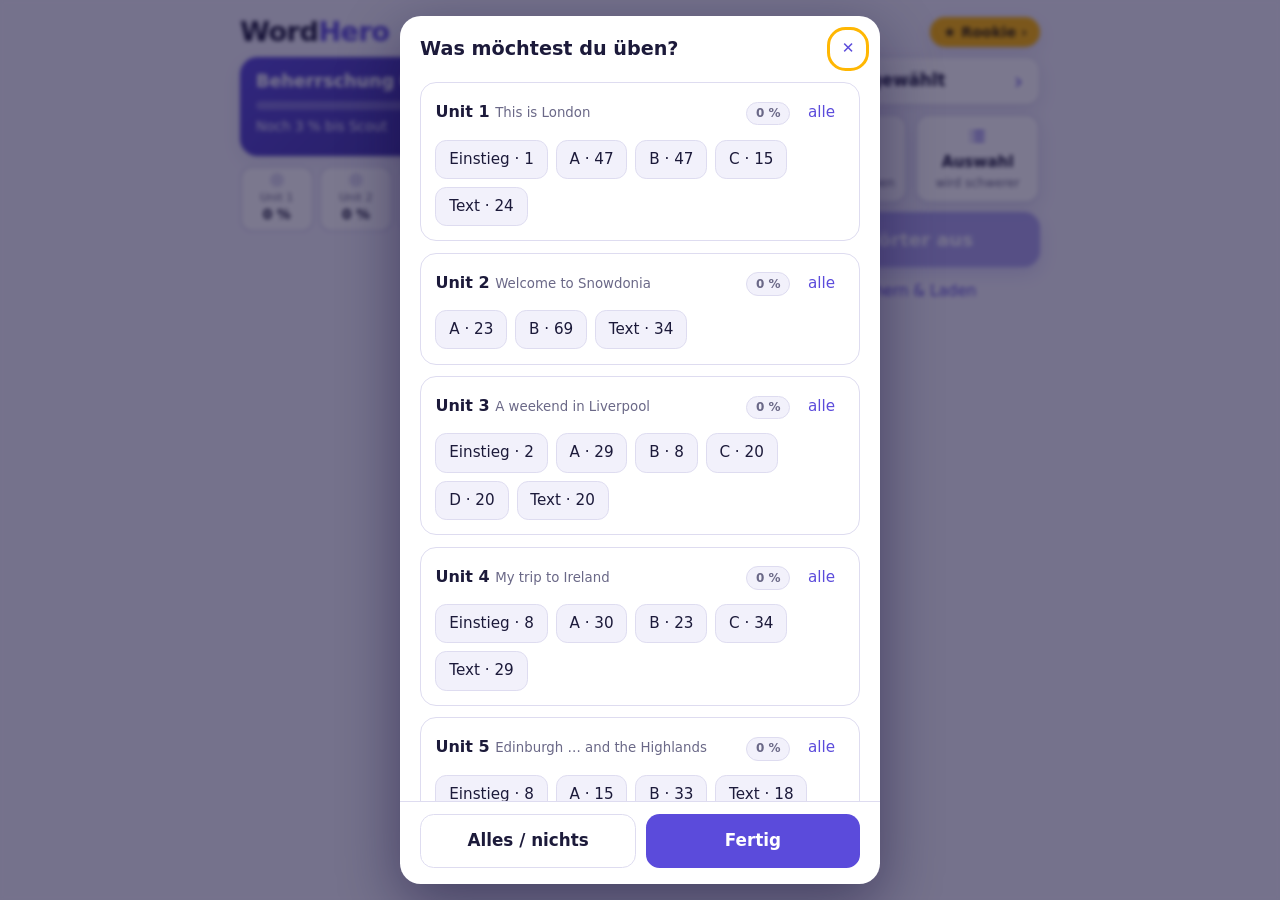
<file: index.html>
<!DOCTYPE html>
<html lang="de">
<head>
  <meta charset="utf-8">
  <meta name="viewport" content="width=device-width, initial-scale=1, viewport-fit=cover">
  <meta name="theme-color" content="#5b4bdb">
  <title>WordHero</title>
  <link rel="stylesheet" href="style.css?v=12">
</head>
<body>
  <main>

    <!-- ===== 1. Startbildschirm: ein großer Knopf, alles andere dahinter ===== -->
    <section id="start">
      <header class="kopf">
        <h1>Word<span>Hero</span></h1>
        <button id="rang" class="rang" type="button" aria-haspopup="dialog" aria-label="Alle Ränge anzeigen">★ Rookie</button>
      </header>

      <div class="spalten">
        <div class="spalte">
        <!-- Dein Rang: wächst mit deiner Beherrschung in Prozent und geht nie zurück -->
        <div class="heldkarte">
          <p id="rangText"></p>
          <div class="mini-balken"><div id="rangBalken"></div></div>
          <p id="rangZusatz"></p>
        </div>

        <!-- Eine Medaille pro Unit (Bronze, Silber, Gold). Einmal erreicht, bleibt sie. -->
        <div id="medaillen" class="medaillen" aria-label="Medaillen pro Unit"></div>

        <!-- Dein Stand in der Auswahl: wie viele Wörter liegen in welchem Fach? -->
        <div id="stand" hidden>
          <p id="zusammenfassung"></p>
          <div id="uebersicht"></div>
        </div>

        </div>
        <div class="spalte">
        <!-- Was übe ich? Antippen öffnet die Auswahl der Units -->
        <button id="auswahlOeffnen" class="auswahlzeile" type="button" aria-haspopup="dialog">
          <span class="auswahl-label">Was üben?</span>
          <span id="auswahlText" class="auswahl-text"></span>
          <span class="pfeil" aria-hidden="true">›</span>
        </button>

        <!-- Übungsart: drei große Kacheln (app.js trägt die Wahl in das versteckte Feld #uebung ein) -->
        <div id="kacheln" class="kacheln" role="group" aria-label="Übungsart">
          <button type="button" class="kachel" data-uebung="karten" aria-pressed="false">
            <svg viewBox="0 0 24 24" aria-hidden="true"><rect x="3" y="5" width="18" height="14" rx="3"/><path d="M7 10h10M7 14h6"/></svg>
            <b>Karten</b><small>umdrehen</small>
          </button>
          <button type="button" class="kachel" data-uebung="tippen" aria-pressed="false">
            <svg viewBox="0 0 24 24" aria-hidden="true"><rect x="3" y="7" width="18" height="10" rx="3"/><path d="M7 12h.01M11 12h.01M15 12h.01M8 15h8"/></svg>
            <b>Tippen</b><small>selber schreiben</small>
          </button>
          <button type="button" class="kachel" data-uebung="mc" aria-pressed="false">
            <svg viewBox="0 0 24 24" aria-hidden="true"><path d="M5 7h.01M5 12h.01M5 17h.01M9 7h10M9 12h10M9 17h10"/></svg>
            <b>Auswahl</b><small>wird schwerer</small>
          </button>
        </div>
        <select id="uebung" hidden aria-hidden="true" tabindex="-1">
          <option value="karten">Karteikarten</option>
          <option value="tippen">Eintippen</option>
          <option value="mc">Multiple Choice</option>
        </select>

        <button id="los" class="gross" type="button" disabled>Los geht's</button>

        <p id="speicherHinweis" hidden>Hinweis: Dieser Browser erlaubt kein Speichern. Die App funktioniert, merkt sich aber nichts.</p>

        <nav class="fuss">
          <button id="einstellungenOeffnen" class="text-knopf" type="button" aria-haspopup="dialog">Einstellungen</button>
          <button id="sicherungOeffnen" class="text-knopf" type="button" aria-haspopup="dialog">Sichern &amp; Laden</button>
        </nav>
        </div>
      </div>
    </section>

    <!-- ===== 2. Lernen: die Karteikarte ===== -->
    <section id="lernen" hidden>
      <div class="lernkopf">
        <button id="abbrechen" class="text-knopf" type="button" aria-label="Runde beenden">✕</button>
        <div id="fortschritt"><div id="balken"></div></div>
        <p id="info"></p>
      </div>

      <section class="karte" id="karte">
        <p id="herkunft"></p>
        <h2 id="englisch"></h2>
        <p id="lautschrift"></p>

        <div id="rueckseite" hidden>
          <p id="deutsch"></p>
          <ul id="beispiele"></ul>
          <p id="hinweis"></p>
        </div>
      </section>

      <!-- Nur bei "Multiple Choice": die vier Antworten baut app.js -->
      <div id="optionen" hidden></div>

      <!-- Die Knöpfe bleiben unten am Bildschirm, wo der Daumen liegt -->
      <div class="aktionen">
        <button id="umdrehen" type="button">Umdrehen</button>

        <div id="antworten" hidden>
          <button id="nein" type="button">Nicht gewusst</button>
          <button id="ja" type="button">Gewusst</button>
        </div>

        <!-- Nur bei der Übungsart "Eintippen": Eingabefeld. Enter = prüfen. -->
        <form id="tippen" hidden autocomplete="off">
          <input id="eingabe" type="text" autocapitalize="off" autocorrect="off" spellcheck="false"
                 aria-label="Deine Antwort">
          <button id="pruefen" type="submit">Prüfen</button>
          <button id="weissNicht" class="zweit" type="button">Weiß ich nicht</button>
        </form>

        <!-- Nach dem Prüfen: richtig oder falsch? -->
        <div id="rueckmeldung" hidden>
          <p id="urteil"></p>
          <button id="weiter" type="button">Weiter</button>
          <button id="doch" class="zweit" type="button" hidden>Ich hatte es richtig</button>
        </div>
      </div>
    </section>

    <!-- ===== 3. Ende einer Runde ===== -->
    <section id="ende" class="karte" hidden>
      <div id="ring" class="ring"><span id="ringText">0%</span></div>
      <h2 id="endeTitel">Geschafft!</h2>
      <p id="ergebnis"></p>
      <p id="rangMeldung" hidden></p>
      <p id="wiederholung" hidden>Das war eine Wiederholung. Sie ändert die Fächer nicht.</p>
      <ul id="fehlerliste"></ul>
      <button id="nochmal" type="button">Neue Runde</button>
      <button id="fehlerNochmal" class="zweit" type="button">Nur die Fehler wiederholen</button>
      <button id="zurAuswahl" class="zweit" type="button">Zum Start</button>
    </section>
  </main>

  <div id="konfetti" aria-hidden="true"></div>

  <!-- ===== Modals (eingebautes <dialog>-Element) ===== -->

  <dialog id="dlgAuswahl" aria-labelledby="dlgAuswahlTitel">
    <div class="dlg-kopf">
      <h2 id="dlgAuswahlTitel">Was möchtest du üben?</h2>
      <button class="text-knopf" type="button" data-schliessen aria-label="Schließen">✕</button>
    </div>
    <div class="dlg-inhalt">
      <!-- Die Unit-Blöcke baut app.js aus den Daten und hängt sie hier ein -->
      <div id="auswahl"></div>
    </div>
    <div class="dlg-fuss">
      <button id="alleUnits" class="zweit" type="button">Alles / nichts</button>
      <button type="button" data-schliessen>Fertig</button>
    </div>
  </dialog>

  <dialog id="dlgEinstellungen" aria-labelledby="dlgEinstellungenTitel">
    <div class="dlg-kopf">
      <h2 id="dlgEinstellungenTitel">Einstellungen</h2>
      <button class="text-knopf" type="button" data-schliessen aria-label="Schließen">✕</button>
    </div>
    <div class="dlg-inhalt">
      <label class="zeile">
        Richtung
        <select id="richtung">
          <option value="en-de">Englisch → Deutsch</option>
          <option value="de-en">Deutsch → Englisch</option>
        </select>
      </label>

      <label class="zeile">
        Was soll drankommen?
        <select id="modus">
          <option value="leitner">Fälliges und Neues</option>
          <option value="alles">Alles aus der Auswahl</option>
        </select>
      </label>

      <label class="zeile">
        Anzahl Karten
        <select id="anzahl">
          <option value="10">10</option>
          <option value="20">20</option>
          <option value="30">30</option>
          <option value="40">40</option>
          <option value="50">50</option>
          <option value="alle">alle</option>
        </select>
      </label>
    </div>
    <div class="dlg-fuss">
      <button type="button" data-schliessen>Fertig</button>
    </div>
  </dialog>

  <dialog id="dlgSicherung" aria-labelledby="dlgSicherungTitel">
    <div class="dlg-kopf">
      <h2 id="dlgSicherungTitel">Sichern &amp; Laden</h2>
      <button class="text-knopf" type="button" data-schliessen aria-label="Schließen">✕</button>
    </div>
    <div class="dlg-inhalt">
      <p class="blass">Handy und Laptop teilen ihren Lernstand nicht von selbst. Mit einer Sicherungsdatei bringst du ihn von einem Gerät aufs andere oder legst ein Backup an.</p>
      <div class="sicherung-knoepfe">
        <button id="sichern" class="zweit" type="button">Fortschritt sichern</button>
        <button id="laden" class="zweit" type="button">Sicherung laden</button>
      </div>
      <input id="ladeDatei" type="file" accept=".json,application/json" hidden>
      <p id="sicherungMeldung" role="status"></p>
      <hr>
      <details>
        <summary>Für Eltern: Geräte automatisch abgleichen</summary>
        <p class="blass">Einmal pro Gerät einrichten, danach läuft es von selbst: Trag auf jedem Gerät denselben GitHub-Token ein (github.com → Settings → Developer settings → Personal access tokens, nur Recht "gist" nötig). Der Lernstand wird dann automatisch beim Start und nach jeder Runde über einen privaten Gist abgeglichen – ohne Knopfdruck.</p>
        <label for="githubToken">GitHub-Token</label>
        <input id="githubToken" type="password" autocomplete="off" placeholder="ghp_…">
        <div class="sicherung-knoepfe">
          <button id="githubSync" class="zweit" type="button">Jetzt testen</button>
        </div>
        <p id="githubMeldung" role="status"></p>
      </details>
      <hr>
      <button id="zuruecksetzen" class="gefahr" type="button">Fortschritt zurücksetzen …</button>
    </div>
  </dialog>

  <dialog id="dlgRaenge" aria-labelledby="dlgRaengeTitel">
    <div class="dlg-kopf">
      <h2 id="dlgRaengeTitel">Alle Ränge</h2>
      <button class="text-knopf" type="button" data-schliessen aria-label="Schließen">✕</button>
    </div>
    <div class="dlg-inhalt">
      <p id="raengeKopf" class="raenge-kopf"></p>
      <p class="blass">Die Beherrschung ist der Durchschnitt über alle Wörter: neu = 0 %, Fach 1 = 20 %, Fach 2 = 40 % bis Fach 5 = 100 %. Ein erreichter Rang geht nie wieder verloren.</p>
      <ol id="raengeListe" class="raenge-liste"></ol>
    </div>
    <div class="dlg-fuss">
      <button type="button" data-schliessen>Schließen</button>
    </div>
  </dialog>

  <!-- Eine Rückfrage für alles, was man nicht aus Versehen tun soll -->
  <dialog id="dlgFrage" aria-labelledby="frageTitel">
    <div class="dlg-kopf"><h2 id="frageTitel">Sicher?</h2></div>
    <div class="dlg-inhalt"><p id="frageText"></p></div>
    <div class="dlg-fuss">
      <button id="frageNein" class="zweit" type="button" autofocus>Abbrechen</button>
      <button id="frageJa" class="gefahr-voll" type="button">OK</button>
    </div>
  </dialog>

  <script src="vokabeln.js"></script>
  <script src="app.js?v=12"></script>
</body>
</html>
</file>
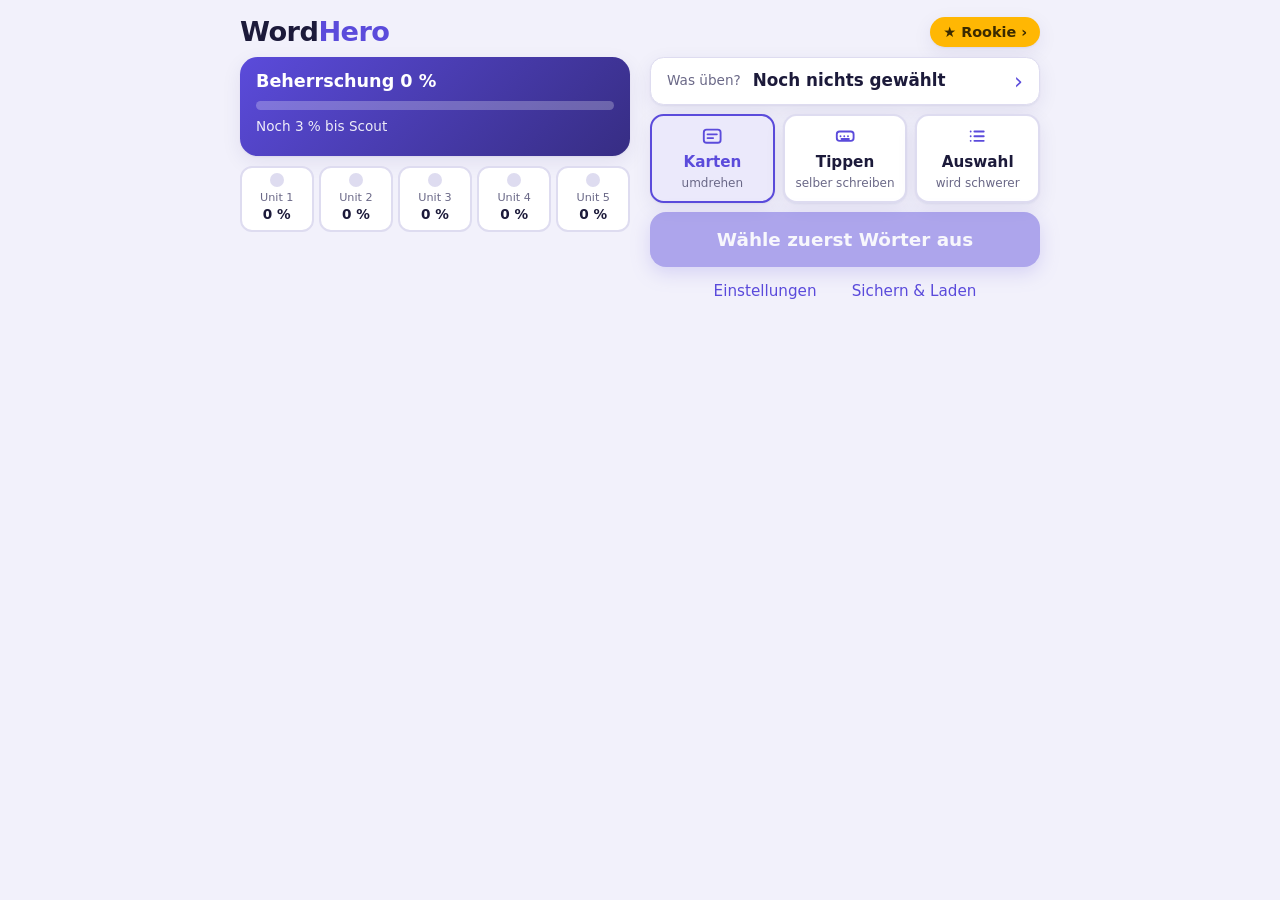
<file: github-upload/index.html>
<!DOCTYPE html>
<html lang="de">
<head>
  <meta charset="utf-8">
  <meta name="viewport" content="width=device-width, initial-scale=1, viewport-fit=cover">
  <meta name="theme-color" content="#5b4bdb">
  <meta name="robots" content="noindex, nofollow">
  <title>WordHero</title>
  <link rel="stylesheet" href="style.css?v=12">
</head>
<body>
  <main>

    <!-- ===== 1. Startbildschirm: ein großer Knopf, alles andere dahinter ===== -->
    <section id="start">
      <header class="kopf">
        <h1>Word<span>Hero</span></h1>
        <button id="rang" class="rang" type="button" aria-haspopup="dialog" aria-label="Alle Ränge anzeigen">★ Rookie</button>
      </header>

      <div class="spalten">
        <div class="spalte">
        <!-- Dein Rang: wächst mit deiner Beherrschung in Prozent und geht nie zurück -->
        <div class="heldkarte">
          <p id="rangText"></p>
          <div class="mini-balken"><div id="rangBalken"></div></div>
          <p id="rangZusatz"></p>
        </div>

        <!-- Eine Medaille pro Unit (Bronze, Silber, Gold). Einmal erreicht, bleibt sie. -->
        <div id="medaillen" class="medaillen" aria-label="Medaillen pro Unit"></div>

        <!-- Dein Stand in der Auswahl: wie viele Wörter liegen in welchem Fach? -->
        <div id="stand" hidden>
          <p id="zusammenfassung"></p>
          <div id="uebersicht"></div>
        </div>

        </div>
        <div class="spalte">
        <!-- Was übe ich? Antippen öffnet die Auswahl der Units -->
        <button id="auswahlOeffnen" class="auswahlzeile" type="button" aria-haspopup="dialog">
          <span class="auswahl-label">Was üben?</span>
          <span id="auswahlText" class="auswahl-text"></span>
          <span class="pfeil" aria-hidden="true">›</span>
        </button>

        <!-- Übungsart: drei große Kacheln (app.js trägt die Wahl in das versteckte Feld #uebung ein) -->
        <div id="kacheln" class="kacheln" role="group" aria-label="Übungsart">
          <button type="button" class="kachel" data-uebung="karten" aria-pressed="false">
            <svg viewBox="0 0 24 24" aria-hidden="true"><rect x="3" y="5" width="18" height="14" rx="3"/><path d="M7 10h10M7 14h6"/></svg>
            <b>Karten</b><small>umdrehen</small>
          </button>
          <button type="button" class="kachel" data-uebung="tippen" aria-pressed="false">
            <svg viewBox="0 0 24 24" aria-hidden="true"><rect x="3" y="7" width="18" height="10" rx="3"/><path d="M7 12h.01M11 12h.01M15 12h.01M8 15h8"/></svg>
            <b>Tippen</b><small>selber schreiben</small>
          </button>
          <button type="button" class="kachel" data-uebung="mc" aria-pressed="false">
            <svg viewBox="0 0 24 24" aria-hidden="true"><path d="M5 7h.01M5 12h.01M5 17h.01M9 7h10M9 12h10M9 17h10"/></svg>
            <b>Auswahl</b><small>wird schwerer</small>
          </button>
        </div>
        <select id="uebung" hidden aria-hidden="true" tabindex="-1">
          <option value="karten">Karteikarten</option>
          <option value="tippen">Eintippen</option>
          <option value="mc">Multiple Choice</option>
        </select>

        <button id="los" class="gross" type="button" disabled>Los geht's</button>

        <p id="speicherHinweis" hidden>Hinweis: Dieser Browser erlaubt kein Speichern. Die App funktioniert, merkt sich aber nichts.</p>

        <nav class="fuss">
          <button id="einstellungenOeffnen" class="text-knopf" type="button" aria-haspopup="dialog">Einstellungen</button>
          <button id="sicherungOeffnen" class="text-knopf" type="button" aria-haspopup="dialog">Sichern &amp; Laden</button>
        </nav>
        </div>
      </div>
    </section>

    <!-- ===== 2. Lernen: die Karteikarte ===== -->
    <section id="lernen" hidden>
      <div class="lernkopf">
        <button id="abbrechen" class="text-knopf" type="button" aria-label="Runde beenden">✕</button>
        <div id="fortschritt"><div id="balken"></div></div>
        <p id="info"></p>
      </div>

      <section class="karte" id="karte">
        <p id="herkunft"></p>
        <h2 id="englisch"></h2>
        <p id="lautschrift"></p>

        <div id="rueckseite" hidden>
          <p id="deutsch"></p>
          <ul id="beispiele"></ul>
          <p id="hinweis"></p>
        </div>
      </section>

      <!-- Nur bei "Multiple Choice": die vier Antworten baut app.js -->
      <div id="optionen" hidden></div>

      <!-- Die Knöpfe bleiben unten am Bildschirm, wo der Daumen liegt -->
      <div class="aktionen">
        <button id="umdrehen" type="button">Umdrehen</button>

        <div id="antworten" hidden>
          <button id="nein" type="button">Nicht gewusst</button>
          <button id="ja" type="button">Gewusst</button>
        </div>

        <!-- Nur bei der Übungsart "Eintippen": Eingabefeld. Enter = prüfen. -->
        <form id="tippen" hidden autocomplete="off">
          <input id="eingabe" type="text" autocapitalize="off" autocorrect="off" spellcheck="false"
                 aria-label="Deine Antwort">
          <button id="pruefen" type="submit">Prüfen</button>
          <button id="weissNicht" class="zweit" type="button">Weiß ich nicht</button>
        </form>

        <!-- Nach dem Prüfen: richtig oder falsch? -->
        <div id="rueckmeldung" hidden>
          <p id="urteil"></p>
          <button id="weiter" type="button">Weiter</button>
          <button id="doch" class="zweit" type="button" hidden>Ich hatte es richtig</button>
        </div>
      </div>
    </section>

    <!-- ===== 3. Ende einer Runde ===== -->
    <section id="ende" class="karte" hidden>
      <div id="ring" class="ring"><span id="ringText">0%</span></div>
      <h2 id="endeTitel">Geschafft!</h2>
      <p id="ergebnis"></p>
      <p id="rangMeldung" hidden></p>
      <p id="wiederholung" hidden>Das war eine Wiederholung. Sie ändert die Fächer nicht.</p>
      <ul id="fehlerliste"></ul>
      <button id="nochmal" type="button">Neue Runde</button>
      <button id="fehlerNochmal" class="zweit" type="button">Nur die Fehler wiederholen</button>
      <button id="zurAuswahl" class="zweit" type="button">Zum Start</button>
    </section>
  </main>

  <div id="konfetti" aria-hidden="true"></div>

  <!-- ===== Modals (eingebautes <dialog>-Element) ===== -->

  <dialog id="dlgAuswahl" aria-labelledby="dlgAuswahlTitel">
    <div class="dlg-kopf">
      <h2 id="dlgAuswahlTitel">Was möchtest du üben?</h2>
      <button class="text-knopf" type="button" data-schliessen aria-label="Schließen">✕</button>
    </div>
    <div class="dlg-inhalt">
      <!-- Die Unit-Blöcke baut app.js aus den Daten und hängt sie hier ein -->
      <div id="auswahl"></div>
    </div>
    <div class="dlg-fuss">
      <button id="alleUnits" class="zweit" type="button">Alles / nichts</button>
      <button type="button" data-schliessen>Fertig</button>
    </div>
  </dialog>

  <dialog id="dlgEinstellungen" aria-labelledby="dlgEinstellungenTitel">
    <div class="dlg-kopf">
      <h2 id="dlgEinstellungenTitel">Einstellungen</h2>
      <button class="text-knopf" type="button" data-schliessen aria-label="Schließen">✕</button>
    </div>
    <div class="dlg-inhalt">
      <label class="zeile">
        Richtung
        <select id="richtung">
          <option value="en-de">Englisch → Deutsch</option>
          <option value="de-en">Deutsch → Englisch</option>
        </select>
      </label>

      <label class="zeile">
        Was soll drankommen?
        <select id="modus">
          <option value="leitner">Fälliges und Neues</option>
          <option value="alles">Alles aus der Auswahl</option>
        </select>
      </label>

      <label class="zeile">
        Anzahl Karten
        <select id="anzahl">
          <option value="10">10</option>
          <option value="20">20</option>
          <option value="alle">alle</option>
        </select>
      </label>
    </div>
    <div class="dlg-fuss">
      <button type="button" data-schliessen>Fertig</button>
    </div>
  </dialog>

  <dialog id="dlgSicherung" aria-labelledby="dlgSicherungTitel">
    <div class="dlg-kopf">
      <h2 id="dlgSicherungTitel">Sichern &amp; Laden</h2>
      <button class="text-knopf" type="button" data-schliessen aria-label="Schließen">✕</button>
    </div>
    <div class="dlg-inhalt">
      <p class="blass">Handy und Laptop teilen ihren Lernstand nicht von selbst. Mit einer Sicherungsdatei bringst du ihn von einem Gerät aufs andere oder legst ein Backup an.</p>
      <div class="sicherung-knoepfe">
        <button id="sichern" class="zweit" type="button">Fortschritt sichern</button>
        <button id="laden" class="zweit" type="button">Sicherung laden</button>
      </div>
      <input id="ladeDatei" type="file" accept=".json,application/json" hidden>
      <p id="sicherungMeldung" role="status"></p>
      <hr>
      <button id="zuruecksetzen" class="gefahr" type="button">Fortschritt zurücksetzen …</button>
    </div>
  </dialog>

  <dialog id="dlgRaenge" aria-labelledby="dlgRaengeTitel">
    <div class="dlg-kopf">
      <h2 id="dlgRaengeTitel">Alle Ränge</h2>
      <button class="text-knopf" type="button" data-schliessen aria-label="Schließen">✕</button>
    </div>
    <div class="dlg-inhalt">
      <p id="raengeKopf" class="raenge-kopf"></p>
      <p class="blass">Die Beherrschung ist der Durchschnitt über alle Wörter: neu = 0 %, Fach 1 = 20 %, Fach 2 = 40 % bis Fach 5 = 100 %. Ein erreichter Rang geht nie wieder verloren.</p>
      <ol id="raengeListe" class="raenge-liste"></ol>
    </div>
    <div class="dlg-fuss">
      <button type="button" data-schliessen>Schließen</button>
    </div>
  </dialog>

  <!-- Eine Rückfrage für alles, was man nicht aus Versehen tun soll -->
  <dialog id="dlgFrage" aria-labelledby="frageTitel">
    <div class="dlg-kopf"><h2 id="frageTitel">Sicher?</h2></div>
    <div class="dlg-inhalt"><p id="frageText"></p></div>
    <div class="dlg-fuss">
      <button id="frageNein" class="zweit" type="button" autofocus>Abbrechen</button>
      <button id="frageJa" class="gefahr-voll" type="button">OK</button>
    </div>
  </dialog>

  <script src="vokabeln.js"></script>
  <script src="app.js?v=12"></script>
</body>
</html>
</file>
<file: style.css>
/* ==========================================================
   WordHero – Aussehen
   Alle Farben stehen hier oben. Wer das Aussehen ändern will,
   ändert nur diese Zeilen (probiert zum Beispiel --akzent aus).
   ========================================================== */
:root {
  --hintergrund: #f2f1fb;
  --karte: #ffffff;
  --text: #1c1a3a;
  --blass: #6a6887;
  --akzent: #5b4bdb;          /* Indigo: Knöpfe, Auswahl */
  --akzent-text: #ffffff;
  --gold: #ffb703;            /* Held-Momente: Rang, Fortschritt */
  --gold-text: #3a2a00;
  --rand: #dedcf0;
  --gut: #178a4a;             /* richtig / "Gewusst" */
  --schlecht: #c93a3a;        /* falsch / "Nicht gewusst" */
  --auf-farbe: #ffffff;       /* Schrift auf grünen und roten Knöpfen */
  --schatten: 0 1px 2px rgb(40 30 120 / 0.06), 0 6px 20px rgb(40 30 120 / 0.08);
  --radius: 1.1rem;
  --bronze: #c8814a;
  --silber: #a3acbd;
}

/* Dunkler Modus, wenn das Handy oder der Laptop ihn eingestellt hat */
@media (prefers-color-scheme: dark) {
  :root {
    --hintergrund: #0f0e1f;
    --karte: #1a1934;
    --text: #ecebff;
    --blass: #a3a1c4;
    --akzent: #8c7fff;
    --akzent-text: #100e2a;
    --gold: #ffc83d;
    --rand: #2e2c52;
    --gut: #4cc98a;
    --schlecht: #f08080;
    --auf-farbe: #0f0e1f;
    --schatten: 0 1px 2px rgb(0 0 0 / 0.3), 0 6px 20px rgb(0 0 0 / 0.35);
  }
}

* { box-sizing: border-box; }

/* Wichtig: "hidden" soll immer gewinnen, auch bei Knöpfen */
[hidden] { display: none !important; }

body {
  margin: 0;
  font-family: system-ui, -apple-system, "Segoe UI", Roboto, Arial, sans-serif;
  background: var(--hintergrund);
  color: var(--text);
  line-height: 1.4;
  -webkit-tap-highlight-color: transparent;
}

main {
  max-width: 32rem;
  margin: 0 auto;
  padding: 1.25rem 1rem calc(2rem + env(safe-area-inset-bottom));
}

h1, h2 { line-height: 1.15; }

/* ---------- Knöpfe ---------- */
button {
  width: 100%;
  padding: 0.9rem 1rem;      /* groß genug für den Daumen */
  font: inherit;
  font-size: 1.05rem;
  font-weight: 600;
  border: none;
  border-radius: 0.85rem;
  background: var(--akzent);
  color: var(--akzent-text);
  cursor: pointer;
  transition: transform 0.08s, filter 0.15s;
}
button:hover:not(:disabled) { filter: brightness(1.06); }
button:active:not(:disabled) { transform: scale(0.98); }
button:disabled { opacity: 0.45; cursor: not-allowed; }
button:focus-visible, select:focus-visible, input:focus-visible {
  outline: 3px solid var(--gold);
  outline-offset: 2px;
}

/* Zweite Sorte Knopf: hell, für weniger wichtige Aktionen */
button.zweit {
  background: var(--karte);
  color: var(--text);
  border: 1px solid var(--rand);
}
/* Kleiner Text-Knopf ("Einstellungen", "✕") */
.text-knopf {
  width: auto;
  padding: 0.4rem 0.6rem;
  font-size: 0.95rem;
  font-weight: 500;
  background: none;
  color: var(--akzent);
}
button.gefahr {
  background: none;
  color: var(--schlecht);
  border: 1px solid color-mix(in srgb, var(--schlecht) 50%, transparent);
}
button.gefahr-voll { background: var(--schlecht); color: var(--auf-farbe); }

/* ======================================================
   Startbildschirm
   ====================================================== */
.kopf { display: flex; justify-content: space-between; align-items: center; margin-bottom: 0.9rem; }
h1 { font-size: 1.7rem; margin: 0; letter-spacing: -0.02em; }
h1 span { color: var(--akzent); }

.rang {
  width: auto;
  cursor: pointer;
  border: none;
  background: var(--gold);
  color: var(--gold-text);
  font-weight: 700;
  font-size: 0.9rem;
  padding: 0.3rem 0.8rem;
  border-radius: 2rem;
  box-shadow: var(--schatten);
}
.rang::after { content: " ›"; }

.heldkarte {
  background: linear-gradient(135deg, var(--akzent), color-mix(in srgb, var(--akzent) 60%, #000));
  color: var(--akzent-text);
  border-radius: var(--radius);
  padding: 1rem 1.1rem 1.1rem;
  margin-bottom: 0.9rem;
  box-shadow: var(--schatten);
}
@media (prefers-color-scheme: dark) {
  .heldkarte { background: linear-gradient(135deg, #3b3282, #2a2466); color: #ecebff; }
}
.heldkarte p { margin: 0 0 0.6rem; font-weight: 700; font-size: 1.1rem; }
.heldkarte #rangZusatz { margin: 0.6rem 0 0; font-weight: 500; font-size: 0.9rem; opacity: 0.9; }
.mini-balken { height: 0.6rem; background: rgb(255 255 255 / 0.25); border-radius: 1rem; overflow: hidden; }
#rangBalken { height: 100%; width: 0; background: var(--gold); border-radius: 1rem; transition: width 0.6s ease; }

/* Die Zeile "Was üben?" */
.auswahlzeile {
  display: flex;
  align-items: center;
  gap: 0.75rem;
  text-align: left;
  background: var(--karte);
  color: var(--text);
  border: 1px solid var(--rand);
  box-shadow: var(--schatten);
  font-weight: 500;
  margin-bottom: 0.9rem;
}
.auswahl-label { color: var(--blass); font-size: 0.85rem; flex: none; }
.auswahl-text { flex: 1; min-width: 0; overflow: hidden; text-overflow: ellipsis; white-space: nowrap; font-weight: 600; }
.pfeil { color: var(--akzent); font-size: 1.4rem; line-height: 1; }

/* Stand der Auswahl */
#stand { margin: 0 0 0.9rem; }
#zusammenfassung { color: var(--blass); font-size: 0.9rem; margin: 0 0 0.5rem; }
#uebersicht { display: grid; grid-template-columns: repeat(6, 1fr); gap: 0.4rem; }
.fach {
  background: var(--karte);
  border: 1px solid var(--rand);
  border-radius: 0.7rem;
  padding: 0.4rem 0.2rem;
  text-align: center;
}
.fach .zahl { display: block; font-size: 1.15rem; font-weight: 700; }
.fach .name { display: block; font-size: 0.7rem; color: var(--blass); }
.fach.neu .zahl { color: var(--akzent); }

/* Drei Kacheln für die Übungsart */
.kacheln { display: grid; grid-template-columns: repeat(3, 1fr); gap: 0.6rem; margin-bottom: 1rem; }
.kachel {
  display: flex;
  flex-direction: column;
  align-items: center;
  gap: 0.15rem;
  padding: 0.8rem 0.4rem;
  background: var(--karte);
  color: var(--text);
  border: 2px solid var(--rand);
  box-shadow: var(--schatten);
  font-weight: 500;
}
.kachel b { font-size: 0.95rem; }
.kachel small { color: var(--blass); font-size: 0.75rem; font-weight: 400; }
.kachel svg {
  width: 1.7rem; height: 1.7rem; margin-bottom: 0.2rem;
  fill: none; stroke: var(--akzent); stroke-width: 2; stroke-linecap: round; stroke-linejoin: round;
}
.kachel[aria-pressed="true"] { border-color: var(--akzent); background: color-mix(in srgb, var(--akzent) 12%, var(--karte)); }
.kachel[aria-pressed="true"] b { color: var(--akzent); }

button.gross { font-size: 1.25rem; padding: 1.1rem 1rem; border-radius: 1rem; box-shadow: 0 6px 18px color-mix(in srgb, var(--akzent) 40%, transparent); }

.fuss { display: flex; justify-content: center; gap: 1rem; margin-top: 1.1rem; }
#speicherHinweis { color: var(--schlecht); font-size: 0.85rem; margin: 0.75rem 0 0; }

/* ======================================================
   Lernbildschirm
   ====================================================== */
.lernkopf { display: flex; align-items: center; gap: 0.6rem; margin-bottom: 1rem; }
#abbrechen { flex: none; font-size: 1.1rem; padding: 0.4rem 0.7rem; color: var(--blass); }
#fortschritt { flex: 1; height: 0.65rem; background: var(--rand); border-radius: 1rem; overflow: hidden; }
#balken { height: 100%; width: 0; background: var(--gold); border-radius: 1rem; transition: width 0.35s ease; }
#info { flex: none; margin: 0; color: var(--blass); font-size: 0.85rem; white-space: nowrap; }

.karte {
  background: var(--karte);
  border: 1px solid var(--rand);
  border-radius: var(--radius);
  box-shadow: var(--schatten);
  padding: 1.6rem 1.25rem;
  text-align: center;
  margin-bottom: 1rem;
}
#karte { cursor: pointer; min-height: 12rem; display: flex; flex-direction: column; justify-content: center; animation: karte-rein 0.25s ease; }
#herkunft { color: var(--blass); font-size: 0.8rem; margin: 0 0 1rem; }
#englisch { font-size: 2.1rem; margin: 0; overflow-wrap: anywhere; }
#englisch.lang { font-size: 1.45rem; }
#lautschrift { color: var(--blass); margin: 0.3rem 0 0; min-height: 1.4em; }

/* Rückseite */
#rueckseite { margin-top: 1.25rem; padding-top: 1.25rem; border-top: 1px dashed var(--rand); animation: einblenden 0.25s ease; }
#deutsch { font-size: 1.35rem; font-weight: 600; margin: 0 0 0.75rem; color: var(--akzent); }
#beispiele { list-style: none; padding: 0; margin: 0 0 0.5rem; color: var(--blass); font-size: 0.95rem; }
#beispiele li { margin-bottom: 0.35rem; }
#hinweis { color: var(--blass); font-size: 0.85rem; margin: 0; }

/* Knöpfe unten, am Rand klebend */
.aktionen {
  position: sticky;
  bottom: 0;
  padding: 1.2rem 0 calc(0.75rem + env(safe-area-inset-bottom));
  background: linear-gradient(to bottom, transparent, var(--hintergrund) 1rem);
}
#antworten { display: flex; gap: 0.75rem; }
#nein { background: var(--schlecht); color: var(--auf-farbe); }
#ja   { background: var(--gut);      color: var(--auf-farbe); }

/* Eintippen */
#tippen { display: flex; flex-direction: column; gap: 0.6rem; }
#eingabe {
  width: 100%;
  padding: 0.9rem 1rem;
  font: inherit;
  font-size: 1.2rem;
  border-radius: 0.85rem;
  border: 2px solid var(--rand);
  background: var(--karte);
  color: var(--text);
}
#eingabe:focus { border-color: var(--akzent); }

/* Rückmeldung nach der Antwort */
#urteil { font-size: 1.1rem; font-weight: 700; margin: 0 0 0.75rem; text-align: center; animation: einblenden 0.2s ease; }
#urteil.gut::before { content: "✓ "; }
#urteil.schlecht::before { content: "✗ "; }
#urteil.gut { color: var(--gut); }
#urteil.schlecht { color: var(--schlecht); }
#rueckmeldung button { margin-top: 0.5rem; }

/* Multiple Choice */
#optionen { display: flex; flex-direction: column; gap: 0.6rem; margin-bottom: 0.4rem; }
.option {
  display: flex;
  align-items: center;
  gap: 0.75rem;
  text-align: left;
  font-weight: 500;
  background: var(--karte);
  color: var(--text);
  border: 2px solid var(--rand);
  box-shadow: var(--schatten);
}
.option .nr {
  flex: none;
  width: 1.7rem;
  height: 1.7rem;
  line-height: 1.7rem;
  text-align: center;
  border-radius: 50%;
  font-size: 0.85rem;
  background: var(--hintergrund);
  color: var(--blass);
}
.option:disabled { opacity: 1; cursor: default; }
.option.richtig { border-color: var(--gut);      background: color-mix(in srgb, var(--gut) 16%, var(--karte)); }
.option.falsch  { border-color: var(--schlecht); background: color-mix(in srgb, var(--schlecht) 16%, var(--karte)); animation: wackeln 0.3s; }
.option.richtig::after { content: "✓"; margin-left: auto; color: var(--gut); font-weight: 800; }
.option.falsch::after  { content: "✗"; margin-left: auto; color: var(--schlecht); font-weight: 800; }
.option:disabled:not(.richtig):not(.falsch) { opacity: 0.5; }

/* ======================================================
   Ende einer Runde
   ====================================================== */
#ende { position: relative; }
.ring {
  --pct: 0;
  width: 8rem; height: 8rem;
  margin: 0 auto 1rem;
  border-radius: 50%;
  display: grid; place-items: center;
  background: conic-gradient(var(--gold) calc(var(--pct) * 1%), var(--rand) 0);
}
.ring span {
  width: 6.4rem; height: 6.4rem;
  border-radius: 50%;
  display: grid; place-items: center;
  background: var(--karte);
  font-size: 1.9rem; font-weight: 800;
}
#endeTitel { margin: 0 0 0.3rem; font-size: 1.6rem; }
#ergebnis { font-size: 1.1rem; margin: 0 0 1rem; color: var(--blass); }
#rangMeldung { white-space: pre-line; background: var(--gold); color: var(--gold-text); font-weight: 700; border-radius: 0.8rem; padding: 0.6rem 0.8rem; margin: 0 0 1rem; animation: pop 0.5s; }
#wiederholung { color: var(--blass); font-size: 0.9rem; margin: 0 0 1rem; }
#fehlerliste { text-align: left; padding-left: 1.2rem; margin: 0 0 1.25rem; color: var(--blass); }
#fehlerliste:empty { display: none; }
#ende button { margin-top: 0.6rem; }

/* Konfetti: ein paar bunte Kärtchen, die herunterfallen */
#konfetti { position: fixed; inset: 0; pointer-events: none; overflow: hidden; z-index: 50; }
#konfetti i {
  position: absolute; top: -1rem;
  width: 0.6rem; height: 0.9rem;
  border-radius: 2px;
  animation: fallen linear forwards;
}

/* ======================================================
   Modals (<dialog>)
   ====================================================== */
dialog {
  border: none;
  padding: 0;
  border-radius: 1.3rem;
  width: calc(100% - 2rem);
  max-width: 30rem;
  max-height: calc(100dvh - 2rem);
  background: var(--karte);
  color: var(--text);
  box-shadow: 0 20px 60px rgb(10 5 50 / 0.45);
  overflow: hidden;
}
dialog[open] { display: flex; flex-direction: column; animation: dlg-rein 0.2s ease; }
dialog::backdrop { background: rgb(15 10 50 / 0.55); backdrop-filter: blur(2px); }

.dlg-kopf { display: flex; justify-content: space-between; align-items: center; padding: 1rem 1rem 0.5rem 1.25rem; }
.dlg-kopf h2 { margin: 0; font-size: 1.2rem; }
.dlg-inhalt { padding: 0.5rem 1.25rem 1rem; overflow-y: auto; }
.dlg-fuss { display: flex; gap: 0.6rem; padding: 0.75rem 1.25rem calc(1rem + env(safe-area-inset-bottom)); border-top: 1px solid var(--rand); }
.dlg-fuss button { flex: 1; }
.dlg-inhalt hr { border: none; border-top: 1px solid var(--rand); margin: 1.2rem 0 1rem; }
.blass { color: var(--blass); font-size: 0.9rem; margin-top: 0; }

/* Auf dem Handy fährt das Modal von unten hoch */
@media (max-width: 600px) {
  dialog { width: 100%; max-width: none; margin: auto 0 0; border-radius: 1.3rem 1.3rem 0 0; max-height: 88dvh; }
  dialog[open] { animation: dlg-hoch 0.25s ease; }
}

/* Units in der Auswahl */
.unit { border: 1px solid var(--rand); border-radius: 1rem; padding: 0.8rem 0.9rem 0.9rem; margin-bottom: 0.7rem; }
.unit-kopf { display: flex; justify-content: space-between; align-items: baseline; gap: 0.5rem; margin-bottom: 0.6rem; }
.unit-titel { font-weight: 700; }
.unit-titel small { color: var(--blass); font-weight: 400; }

/* Die Teile als anklickbare "Chips" */
.chips { display: flex; flex-wrap: wrap; gap: 0.5rem; }
.chip { position: relative; }
.chip input { position: absolute; opacity: 0; inset: 0; width: 100%; height: 100%; margin: 0; cursor: pointer; }
.chip span {
  display: block;
  padding: 0.5rem 0.8rem;
  border: 1px solid var(--rand);
  border-radius: 0.7rem;
  font-size: 0.95rem;
  background: var(--hintergrund);
}
.chip input:checked + span { background: var(--akzent); border-color: var(--akzent); color: var(--akzent-text); font-weight: 600; }
.chip input:focus-visible + span { outline: 3px solid var(--gold); outline-offset: 2px; }

/* Zeilen in den Einstellungen */
.zeile { display: flex; justify-content: space-between; align-items: center; gap: 1rem; margin: 0.9rem 0; }
.zeile select {
  font: inherit;
  padding: 0.5rem 0.7rem;
  border-radius: 0.6rem;
  border: 1px solid var(--rand);
  background: var(--karte);
  color: var(--text);
}

/* Sichern / Laden */
.sicherung-knoepfe { display: flex; gap: 0.5rem; flex-wrap: wrap; }
.sicherung-knoepfe button { flex: 1 1 10rem; }
#sicherungMeldung { min-height: 1.2em; font-size: 0.9rem; }

/* ======================================================
   Bewegung (wird bei "weniger Bewegung" abgeschaltet)
   ====================================================== */
@keyframes karte-rein { from { opacity: 0; transform: translateY(8px) scale(0.98); } }
@keyframes einblenden { from { opacity: 0; transform: translateY(-4px); } }
@keyframes wackeln { 25% { transform: translateX(-4px); } 75% { transform: translateX(4px); } }
@keyframes pop { 0% { transform: scale(0.8); opacity: 0; } 60% { transform: scale(1.06); } 100% { transform: scale(1); opacity: 1; } }
@keyframes fallen { to { transform: translateY(110vh) rotate(540deg); opacity: 0.9; } }
@keyframes dlg-rein { from { opacity: 0; transform: scale(0.96); } }
@keyframes dlg-hoch { from { transform: translateY(100%); } }

@media (prefers-reduced-motion: reduce) {
  *, *::before, *::after { animation: none !important; transition: none !important; }
}

/* ======================================================
   Medaillen
   ====================================================== */
.medaillen { display: grid; grid-template-columns: repeat(5, 1fr); gap: 0.4rem; margin-bottom: 0.9rem; }
.med {
  --farbe: var(--rand);
  text-align: center;
  background: var(--karte);
  border: 2px solid var(--farbe);
  border-radius: 0.9rem;
  padding: 0.45rem 0.2rem 0.5rem;
}
.med::before { content: ""; display: block; width: 1.2rem; height: 1.2rem; margin: 0 auto 0.25rem; border-radius: 50%; background: var(--farbe); }
.med small { display: block; font-size: 0.7rem; color: var(--blass); }
.med b { display: block; font-size: 0.85rem; }
.med.s1 { --farbe: var(--bronze); }
.med.s2 { --farbe: var(--silber); }
.med.s3 { --farbe: var(--gold); background: color-mix(in srgb, var(--gold) 14%, var(--karte)); }

.med-pill {
  flex: none;
  font-size: 0.75rem;
  font-weight: 600;
  padding: 0.15rem 0.55rem;
  border-radius: 2rem;
  background: var(--hintergrund);
  color: var(--blass);
  border: 1px solid var(--rand);
  margin-left: auto;
}
.med-pill.s1 { background: var(--bronze); color: #2b1604; border-color: var(--bronze); }
.med-pill.s2 { background: var(--silber); color: #1c2230; border-color: var(--silber); }
.med-pill.s3 { background: var(--gold);   color: var(--gold-text); border-color: var(--gold); }

/* ======================================================
   Rang-Übersicht
   ====================================================== */
.raenge-kopf { font-weight: 700; margin: 0.2rem 0 0.4rem; }
.raenge-liste { list-style: none; margin: 0.8rem 0 0; padding: 0; display: flex; flex-direction: column; gap: 0.45rem; }
.rang-zeile {
  display: flex;
  align-items: center;
  gap: 0.75rem;
  padding: 0.6rem 0.8rem;
  border: 1px solid var(--rand);
  border-radius: 0.9rem;
}
.rang-nr {
  flex: none;
  width: 2rem; height: 2rem;
  display: grid; place-items: center;
  border-radius: 50%;
  background: var(--hintergrund);
  color: var(--blass);
  font-weight: 700;
}
.rang-text { flex: 1; min-width: 0; }
.rang-text b { display: block; }
.rang-text small { color: var(--blass); }
.rang-status { flex: none; font-size: 0.8rem; font-weight: 600; color: var(--blass); }
.rang-zeile.erreicht .rang-nr { background: var(--gold); color: var(--gold-text); }
.rang-zeile.erreicht .rang-status { color: var(--gut); }
.rang-zeile.aktuell { border: 2px solid var(--gold); background: color-mix(in srgb, var(--gold) 14%, var(--karte)); }
.rang-zeile.aktuell .rang-nr { background: var(--gold); color: var(--gold-text); }
.rang-zeile.aktuell .rang-status { color: var(--text); }
.rang-zeile.offen { opacity: 0.8; }

/* ======================================================
   Kompakter Start: weniger Höhe, auf breiten Bildschirmen zwei Spalten
   ====================================================== */
#start .kopf { margin-bottom: 0.6rem; }
#start .heldkarte { padding: 0.75rem 1rem 0.8rem; margin-bottom: 0.6rem; }
#start .heldkarte p { margin-bottom: 0.45rem; }
#start .heldkarte #rangZusatz { margin-top: 0.45rem; font-size: 0.85rem; }
#start .medaillen { margin-bottom: 0.6rem; gap: 0.35rem; }
#start .med { padding: 0.3rem 0.15rem 0.35rem; border-radius: 0.75rem; }
#start .med::before { width: 0.9rem; height: 0.9rem; margin-bottom: 0.15rem; }
#start .auswahlzeile { padding: 0.7rem 1rem; margin-bottom: 0.6rem; }
#start #stand { margin-bottom: 0.6rem; }
#start #zusammenfassung { font-size: 0.85rem; margin-bottom: 0.35rem; }
#start .fach { padding: 0.25rem 0.2rem; }
#start .fach .zahl { font-size: 1.05rem; }
#start .kacheln { margin-bottom: 0.6rem; gap: 0.5rem; }
#start .kachel { padding: 0.55rem 0.3rem; }
#start .kachel svg { width: 1.4rem; height: 1.4rem; margin-bottom: 0.1rem; }
#start button.gross { padding: 0.9rem 1rem; font-size: 1.15rem; }
#start .fuss { margin-top: 0.5rem; }

/* Handy: eine Spalte in fester Reihenfolge (die beiden Spalten-Hüllen lösen sich auf) */
#start { display: flex; flex-direction: column; }
.spalten, .spalte { display: contents; }
#start .heldkarte { order: 1; }
#start #medaillen { order: 2; }
#start #auswahlOeffnen { order: 3; }
#start #stand { order: 4; }
#start #kacheln { order: 5; }
#start #los { order: 6; }
#start #speicherHinweis { order: 7; }
#start .fuss { order: 8; }

/* Breiter Bildschirm: zwei unabhängige Spalten nebeneinander */
@media (min-width: 800px) {
  body.start-aktiv main { max-width: 52rem; padding-top: 1rem; }
  #start { display: block; }
  .spalten { display: grid; grid-template-columns: 1fr 1fr; column-gap: 1.25rem; align-items: start; }
  .spalte { display: flex; flex-direction: column; }
}
</file>
<file: github-upload/style.css>
/* ==========================================================
   WordHero – Aussehen
   Alle Farben stehen hier oben. Wer das Aussehen ändern will,
   ändert nur diese Zeilen (probiert zum Beispiel --akzent aus).
   ========================================================== */
:root {
  --hintergrund: #f2f1fb;
  --karte: #ffffff;
  --text: #1c1a3a;
  --blass: #6a6887;
  --akzent: #5b4bdb;          /* Indigo: Knöpfe, Auswahl */
  --akzent-text: #ffffff;
  --gold: #ffb703;            /* Held-Momente: Rang, Fortschritt */
  --gold-text: #3a2a00;
  --rand: #dedcf0;
  --gut: #178a4a;             /* richtig / "Gewusst" */
  --schlecht: #c93a3a;        /* falsch / "Nicht gewusst" */
  --auf-farbe: #ffffff;       /* Schrift auf grünen und roten Knöpfen */
  --schatten: 0 1px 2px rgb(40 30 120 / 0.06), 0 6px 20px rgb(40 30 120 / 0.08);
  --radius: 1.1rem;
  --bronze: #c8814a;
  --silber: #a3acbd;
}

/* Dunkler Modus, wenn das Handy oder der Laptop ihn eingestellt hat */
@media (prefers-color-scheme: dark) {
  :root {
    --hintergrund: #0f0e1f;
    --karte: #1a1934;
    --text: #ecebff;
    --blass: #a3a1c4;
    --akzent: #8c7fff;
    --akzent-text: #100e2a;
    --gold: #ffc83d;
    --rand: #2e2c52;
    --gut: #4cc98a;
    --schlecht: #f08080;
    --auf-farbe: #0f0e1f;
    --schatten: 0 1px 2px rgb(0 0 0 / 0.3), 0 6px 20px rgb(0 0 0 / 0.35);
  }
}

* { box-sizing: border-box; }

/* Wichtig: "hidden" soll immer gewinnen, auch bei Knöpfen */
[hidden] { display: none !important; }

body {
  margin: 0;
  font-family: system-ui, -apple-system, "Segoe UI", Roboto, Arial, sans-serif;
  background: var(--hintergrund);
  color: var(--text);
  line-height: 1.4;
  -webkit-tap-highlight-color: transparent;
}

main {
  max-width: 32rem;
  margin: 0 auto;
  padding: 1.25rem 1rem calc(2rem + env(safe-area-inset-bottom));
}

h1, h2 { line-height: 1.15; }

/* ---------- Knöpfe ---------- */
button {
  width: 100%;
  padding: 0.9rem 1rem;      /* groß genug für den Daumen */
  font: inherit;
  font-size: 1.05rem;
  font-weight: 600;
  border: none;
  border-radius: 0.85rem;
  background: var(--akzent);
  color: var(--akzent-text);
  cursor: pointer;
  transition: transform 0.08s, filter 0.15s;
}
button:hover:not(:disabled) { filter: brightness(1.06); }
button:active:not(:disabled) { transform: scale(0.98); }
button:disabled { opacity: 0.45; cursor: not-allowed; }
button:focus-visible, select:focus-visible, input:focus-visible {
  outline: 3px solid var(--gold);
  outline-offset: 2px;
}

/* Zweite Sorte Knopf: hell, für weniger wichtige Aktionen */
button.zweit {
  background: var(--karte);
  color: var(--text);
  border: 1px solid var(--rand);
}
/* Kleiner Text-Knopf ("Einstellungen", "✕") */
.text-knopf {
  width: auto;
  padding: 0.4rem 0.6rem;
  font-size: 0.95rem;
  font-weight: 500;
  background: none;
  color: var(--akzent);
}
button.gefahr {
  background: none;
  color: var(--schlecht);
  border: 1px solid color-mix(in srgb, var(--schlecht) 50%, transparent);
}
button.gefahr-voll { background: var(--schlecht); color: var(--auf-farbe); }

/* ======================================================
   Startbildschirm
   ====================================================== */
.kopf { display: flex; justify-content: space-between; align-items: center; margin-bottom: 0.9rem; }
h1 { font-size: 1.7rem; margin: 0; letter-spacing: -0.02em; }
h1 span { color: var(--akzent); }

.rang {
  width: auto;
  cursor: pointer;
  border: none;
  background: var(--gold);
  color: var(--gold-text);
  font-weight: 700;
  font-size: 0.9rem;
  padding: 0.3rem 0.8rem;
  border-radius: 2rem;
  box-shadow: var(--schatten);
}
.rang::after { content: " ›"; }

.heldkarte {
  background: linear-gradient(135deg, var(--akzent), color-mix(in srgb, var(--akzent) 60%, #000));
  color: var(--akzent-text);
  border-radius: var(--radius);
  padding: 1rem 1.1rem 1.1rem;
  margin-bottom: 0.9rem;
  box-shadow: var(--schatten);
}
@media (prefers-color-scheme: dark) {
  .heldkarte { background: linear-gradient(135deg, #3b3282, #2a2466); color: #ecebff; }
}
.heldkarte p { margin: 0 0 0.6rem; font-weight: 700; font-size: 1.1rem; }
.heldkarte #rangZusatz { margin: 0.6rem 0 0; font-weight: 500; font-size: 0.9rem; opacity: 0.9; }
.mini-balken { height: 0.6rem; background: rgb(255 255 255 / 0.25); border-radius: 1rem; overflow: hidden; }
#rangBalken { height: 100%; width: 0; background: var(--gold); border-radius: 1rem; transition: width 0.6s ease; }

/* Die Zeile "Was üben?" */
.auswahlzeile {
  display: flex;
  align-items: center;
  gap: 0.75rem;
  text-align: left;
  background: var(--karte);
  color: var(--text);
  border: 1px solid var(--rand);
  box-shadow: var(--schatten);
  font-weight: 500;
  margin-bottom: 0.9rem;
}
.auswahl-label { color: var(--blass); font-size: 0.85rem; flex: none; }
.auswahl-text { flex: 1; min-width: 0; overflow: hidden; text-overflow: ellipsis; white-space: nowrap; font-weight: 600; }
.pfeil { color: var(--akzent); font-size: 1.4rem; line-height: 1; }

/* Stand der Auswahl */
#stand { margin: 0 0 0.9rem; }
#zusammenfassung { color: var(--blass); font-size: 0.9rem; margin: 0 0 0.5rem; }
#uebersicht { display: grid; grid-template-columns: repeat(6, 1fr); gap: 0.4rem; }
.fach {
  background: var(--karte);
  border: 1px solid var(--rand);
  border-radius: 0.7rem;
  padding: 0.4rem 0.2rem;
  text-align: center;
}
.fach .zahl { display: block; font-size: 1.15rem; font-weight: 700; }
.fach .name { display: block; font-size: 0.7rem; color: var(--blass); }
.fach.neu .zahl { color: var(--akzent); }

/* Drei Kacheln für die Übungsart */
.kacheln { display: grid; grid-template-columns: repeat(3, 1fr); gap: 0.6rem; margin-bottom: 1rem; }
.kachel {
  display: flex;
  flex-direction: column;
  align-items: center;
  gap: 0.15rem;
  padding: 0.8rem 0.4rem;
  background: var(--karte);
  color: var(--text);
  border: 2px solid var(--rand);
  box-shadow: var(--schatten);
  font-weight: 500;
}
.kachel b { font-size: 0.95rem; }
.kachel small { color: var(--blass); font-size: 0.75rem; font-weight: 400; }
.kachel svg {
  width: 1.7rem; height: 1.7rem; margin-bottom: 0.2rem;
  fill: none; stroke: var(--akzent); stroke-width: 2; stroke-linecap: round; stroke-linejoin: round;
}
.kachel[aria-pressed="true"] { border-color: var(--akzent); background: color-mix(in srgb, var(--akzent) 12%, var(--karte)); }
.kachel[aria-pressed="true"] b { color: var(--akzent); }

button.gross { font-size: 1.25rem; padding: 1.1rem 1rem; border-radius: 1rem; box-shadow: 0 6px 18px color-mix(in srgb, var(--akzent) 40%, transparent); }

.fuss { display: flex; justify-content: center; gap: 1rem; margin-top: 1.1rem; }
#speicherHinweis { color: var(--schlecht); font-size: 0.85rem; margin: 0.75rem 0 0; }

/* ======================================================
   Lernbildschirm
   ====================================================== */
.lernkopf { display: flex; align-items: center; gap: 0.6rem; margin-bottom: 1rem; }
#abbrechen { flex: none; font-size: 1.1rem; padding: 0.4rem 0.7rem; color: var(--blass); }
#fortschritt { flex: 1; height: 0.65rem; background: var(--rand); border-radius: 1rem; overflow: hidden; }
#balken { height: 100%; width: 0; background: var(--gold); border-radius: 1rem; transition: width 0.35s ease; }
#info { flex: none; margin: 0; color: var(--blass); font-size: 0.85rem; white-space: nowrap; }

.karte {
  background: var(--karte);
  border: 1px solid var(--rand);
  border-radius: var(--radius);
  box-shadow: var(--schatten);
  padding: 1.6rem 1.25rem;
  text-align: center;
  margin-bottom: 1rem;
}
#karte { cursor: pointer; min-height: 12rem; display: flex; flex-direction: column; justify-content: center; animation: karte-rein 0.25s ease; }
#herkunft { color: var(--blass); font-size: 0.8rem; margin: 0 0 1rem; }
#englisch { font-size: 2.1rem; margin: 0; overflow-wrap: anywhere; }
#englisch.lang { font-size: 1.45rem; }
#lautschrift { color: var(--blass); margin: 0.3rem 0 0; min-height: 1.4em; }

/* Rückseite */
#rueckseite { margin-top: 1.25rem; padding-top: 1.25rem; border-top: 1px dashed var(--rand); animation: einblenden 0.25s ease; }
#deutsch { font-size: 1.35rem; font-weight: 600; margin: 0 0 0.75rem; color: var(--akzent); }
#beispiele { list-style: none; padding: 0; margin: 0 0 0.5rem; color: var(--blass); font-size: 0.95rem; }
#beispiele li { margin-bottom: 0.35rem; }
#hinweis { color: var(--blass); font-size: 0.85rem; margin: 0; }

/* Knöpfe unten, am Rand klebend */
.aktionen {
  position: sticky;
  bottom: 0;
  padding: 1.2rem 0 calc(0.75rem + env(safe-area-inset-bottom));
  background: linear-gradient(to bottom, transparent, var(--hintergrund) 1rem);
}
#antworten { display: flex; gap: 0.75rem; }
#nein { background: var(--schlecht); color: var(--auf-farbe); }
#ja   { background: var(--gut);      color: var(--auf-farbe); }

/* Eintippen */
#tippen { display: flex; flex-direction: column; gap: 0.6rem; }
#eingabe {
  width: 100%;
  padding: 0.9rem 1rem;
  font: inherit;
  font-size: 1.2rem;
  border-radius: 0.85rem;
  border: 2px solid var(--rand);
  background: var(--karte);
  color: var(--text);
}
#eingabe:focus { border-color: var(--akzent); }

/* Rückmeldung nach der Antwort */
#urteil { font-size: 1.1rem; font-weight: 700; margin: 0 0 0.75rem; text-align: center; animation: einblenden 0.2s ease; }
#urteil.gut::before { content: "✓ "; }
#urteil.schlecht::before { content: "✗ "; }
#urteil.gut { color: var(--gut); }
#urteil.schlecht { color: var(--schlecht); }
#rueckmeldung button { margin-top: 0.5rem; }

/* Multiple Choice */
#optionen { display: flex; flex-direction: column; gap: 0.6rem; margin-bottom: 0.4rem; }
.option {
  display: flex;
  align-items: center;
  gap: 0.75rem;
  text-align: left;
  font-weight: 500;
  background: var(--karte);
  color: var(--text);
  border: 2px solid var(--rand);
  box-shadow: var(--schatten);
}
.option .nr {
  flex: none;
  width: 1.7rem;
  height: 1.7rem;
  line-height: 1.7rem;
  text-align: center;
  border-radius: 50%;
  font-size: 0.85rem;
  background: var(--hintergrund);
  color: var(--blass);
}
.option:disabled { opacity: 1; cursor: default; }
.option.richtig { border-color: var(--gut);      background: color-mix(in srgb, var(--gut) 16%, var(--karte)); }
.option.falsch  { border-color: var(--schlecht); background: color-mix(in srgb, var(--schlecht) 16%, var(--karte)); animation: wackeln 0.3s; }
.option.richtig::after { content: "✓"; margin-left: auto; color: var(--gut); font-weight: 800; }
.option.falsch::after  { content: "✗"; margin-left: auto; color: var(--schlecht); font-weight: 800; }
.option:disabled:not(.richtig):not(.falsch) { opacity: 0.5; }

/* ======================================================
   Ende einer Runde
   ====================================================== */
#ende { position: relative; }
.ring {
  --pct: 0;
  width: 8rem; height: 8rem;
  margin: 0 auto 1rem;
  border-radius: 50%;
  display: grid; place-items: center;
  background: conic-gradient(var(--gold) calc(var(--pct) * 1%), var(--rand) 0);
}
.ring span {
  width: 6.4rem; height: 6.4rem;
  border-radius: 50%;
  display: grid; place-items: center;
  background: var(--karte);
  font-size: 1.9rem; font-weight: 800;
}
#endeTitel { margin: 0 0 0.3rem; font-size: 1.6rem; }
#ergebnis { font-size: 1.1rem; margin: 0 0 1rem; color: var(--blass); }
#rangMeldung { white-space: pre-line; background: var(--gold); color: var(--gold-text); font-weight: 700; border-radius: 0.8rem; padding: 0.6rem 0.8rem; margin: 0 0 1rem; animation: pop 0.5s; }
#wiederholung { color: var(--blass); font-size: 0.9rem; margin: 0 0 1rem; }
#fehlerliste { text-align: left; padding-left: 1.2rem; margin: 0 0 1.25rem; color: var(--blass); }
#fehlerliste:empty { display: none; }
#ende button { margin-top: 0.6rem; }

/* Konfetti: ein paar bunte Kärtchen, die herunterfallen */
#konfetti { position: fixed; inset: 0; pointer-events: none; overflow: hidden; z-index: 50; }
#konfetti i {
  position: absolute; top: -1rem;
  width: 0.6rem; height: 0.9rem;
  border-radius: 2px;
  animation: fallen linear forwards;
}

/* ======================================================
   Modals (<dialog>)
   ====================================================== */
dialog {
  border: none;
  padding: 0;
  border-radius: 1.3rem;
  width: calc(100% - 2rem);
  max-width: 30rem;
  max-height: calc(100dvh - 2rem);
  background: var(--karte);
  color: var(--text);
  box-shadow: 0 20px 60px rgb(10 5 50 / 0.45);
  overflow: hidden;
}
dialog[open] { display: flex; flex-direction: column; animation: dlg-rein 0.2s ease; }
dialog::backdrop { background: rgb(15 10 50 / 0.55); backdrop-filter: blur(2px); }

.dlg-kopf { display: flex; justify-content: space-between; align-items: center; padding: 1rem 1rem 0.5rem 1.25rem; }
.dlg-kopf h2 { margin: 0; font-size: 1.2rem; }
.dlg-inhalt { padding: 0.5rem 1.25rem 1rem; overflow-y: auto; }
.dlg-fuss { display: flex; gap: 0.6rem; padding: 0.75rem 1.25rem calc(1rem + env(safe-area-inset-bottom)); border-top: 1px solid var(--rand); }
.dlg-fuss button { flex: 1; }
.dlg-inhalt hr { border: none; border-top: 1px solid var(--rand); margin: 1.2rem 0 1rem; }
.blass { color: var(--blass); font-size: 0.9rem; margin-top: 0; }

/* Auf dem Handy fährt das Modal von unten hoch */
@media (max-width: 600px) {
  dialog { width: 100%; max-width: none; margin: auto 0 0; border-radius: 1.3rem 1.3rem 0 0; max-height: 88dvh; }
  dialog[open] { animation: dlg-hoch 0.25s ease; }
}

/* Units in der Auswahl */
.unit { border: 1px solid var(--rand); border-radius: 1rem; padding: 0.8rem 0.9rem 0.9rem; margin-bottom: 0.7rem; }
.unit-kopf { display: flex; justify-content: space-between; align-items: baseline; gap: 0.5rem; margin-bottom: 0.6rem; }
.unit-titel { font-weight: 700; }
.unit-titel small { color: var(--blass); font-weight: 400; }

/* Die Teile als anklickbare "Chips" */
.chips { display: flex; flex-wrap: wrap; gap: 0.5rem; }
.chip { position: relative; }
.chip input { position: absolute; opacity: 0; inset: 0; width: 100%; height: 100%; margin: 0; cursor: pointer; }
.chip span {
  display: block;
  padding: 0.5rem 0.8rem;
  border: 1px solid var(--rand);
  border-radius: 0.7rem;
  font-size: 0.95rem;
  background: var(--hintergrund);
}
.chip input:checked + span { background: var(--akzent); border-color: var(--akzent); color: var(--akzent-text); font-weight: 600; }
.chip input:focus-visible + span { outline: 3px solid var(--gold); outline-offset: 2px; }

/* Zeilen in den Einstellungen */
.zeile { display: flex; justify-content: space-between; align-items: center; gap: 1rem; margin: 0.9rem 0; }
.zeile select {
  font: inherit;
  padding: 0.5rem 0.7rem;
  border-radius: 0.6rem;
  border: 1px solid var(--rand);
  background: var(--karte);
  color: var(--text);
}

/* Sichern / Laden */
.sicherung-knoepfe { display: flex; gap: 0.5rem; flex-wrap: wrap; }
.sicherung-knoepfe button { flex: 1 1 10rem; }
#sicherungMeldung { min-height: 1.2em; font-size: 0.9rem; }

/* ======================================================
   Bewegung (wird bei "weniger Bewegung" abgeschaltet)
   ====================================================== */
@keyframes karte-rein { from { opacity: 0; transform: translateY(8px) scale(0.98); } }
@keyframes einblenden { from { opacity: 0; transform: translateY(-4px); } }
@keyframes wackeln { 25% { transform: translateX(-4px); } 75% { transform: translateX(4px); } }
@keyframes pop { 0% { transform: scale(0.8); opacity: 0; } 60% { transform: scale(1.06); } 100% { transform: scale(1); opacity: 1; } }
@keyframes fallen { to { transform: translateY(110vh) rotate(540deg); opacity: 0.9; } }
@keyframes dlg-rein { from { opacity: 0; transform: scale(0.96); } }
@keyframes dlg-hoch { from { transform: translateY(100%); } }

@media (prefers-reduced-motion: reduce) {
  *, *::before, *::after { animation: none !important; transition: none !important; }
}

/* ======================================================
   Medaillen
   ====================================================== */
.medaillen { display: grid; grid-template-columns: repeat(5, 1fr); gap: 0.4rem; margin-bottom: 0.9rem; }
.med {
  --farbe: var(--rand);
  text-align: center;
  background: var(--karte);
  border: 2px solid var(--farbe);
  border-radius: 0.9rem;
  padding: 0.45rem 0.2rem 0.5rem;
}
.med::before { content: ""; display: block; width: 1.2rem; height: 1.2rem; margin: 0 auto 0.25rem; border-radius: 50%; background: var(--farbe); }
.med small { display: block; font-size: 0.7rem; color: var(--blass); }
.med b { display: block; font-size: 0.85rem; }
.med.s1 { --farbe: var(--bronze); }
.med.s2 { --farbe: var(--silber); }
.med.s3 { --farbe: var(--gold); background: color-mix(in srgb, var(--gold) 14%, var(--karte)); }

.med-pill {
  flex: none;
  font-size: 0.75rem;
  font-weight: 600;
  padding: 0.15rem 0.55rem;
  border-radius: 2rem;
  background: var(--hintergrund);
  color: var(--blass);
  border: 1px solid var(--rand);
  margin-left: auto;
}
.med-pill.s1 { background: var(--bronze); color: #2b1604; border-color: var(--bronze); }
.med-pill.s2 { background: var(--silber); color: #1c2230; border-color: var(--silber); }
.med-pill.s3 { background: var(--gold);   color: var(--gold-text); border-color: var(--gold); }

/* ======================================================
   Rang-Übersicht
   ====================================================== */
.raenge-kopf { font-weight: 700; margin: 0.2rem 0 0.4rem; }
.raenge-liste { list-style: none; margin: 0.8rem 0 0; padding: 0; display: flex; flex-direction: column; gap: 0.45rem; }
.rang-zeile {
  display: flex;
  align-items: center;
  gap: 0.75rem;
  padding: 0.6rem 0.8rem;
  border: 1px solid var(--rand);
  border-radius: 0.9rem;
}
.rang-nr {
  flex: none;
  width: 2rem; height: 2rem;
  display: grid; place-items: center;
  border-radius: 50%;
  background: var(--hintergrund);
  color: var(--blass);
  font-weight: 700;
}
.rang-text { flex: 1; min-width: 0; }
.rang-text b { display: block; }
.rang-text small { color: var(--blass); }
.rang-status { flex: none; font-size: 0.8rem; font-weight: 600; color: var(--blass); }
.rang-zeile.erreicht .rang-nr { background: var(--gold); color: var(--gold-text); }
.rang-zeile.erreicht .rang-status { color: var(--gut); }
.rang-zeile.aktuell { border: 2px solid var(--gold); background: color-mix(in srgb, var(--gold) 14%, var(--karte)); }
.rang-zeile.aktuell .rang-nr { background: var(--gold); color: var(--gold-text); }
.rang-zeile.aktuell .rang-status { color: var(--text); }
.rang-zeile.offen { opacity: 0.8; }

/* ======================================================
   Kompakter Start: weniger Höhe, auf breiten Bildschirmen zwei Spalten
   ====================================================== */
#start .kopf { margin-bottom: 0.6rem; }
#start .heldkarte { padding: 0.75rem 1rem 0.8rem; margin-bottom: 0.6rem; }
#start .heldkarte p { margin-bottom: 0.45rem; }
#start .heldkarte #rangZusatz { margin-top: 0.45rem; font-size: 0.85rem; }
#start .medaillen { margin-bottom: 0.6rem; gap: 0.35rem; }
#start .med { padding: 0.3rem 0.15rem 0.35rem; border-radius: 0.75rem; }
#start .med::before { width: 0.9rem; height: 0.9rem; margin-bottom: 0.15rem; }
#start .auswahlzeile { padding: 0.7rem 1rem; margin-bottom: 0.6rem; }
#start #stand { margin-bottom: 0.6rem; }
#start #zusammenfassung { font-size: 0.85rem; margin-bottom: 0.35rem; }
#start .fach { padding: 0.25rem 0.2rem; }
#start .fach .zahl { font-size: 1.05rem; }
#start .kacheln { margin-bottom: 0.6rem; gap: 0.5rem; }
#start .kachel { padding: 0.55rem 0.3rem; }
#start .kachel svg { width: 1.4rem; height: 1.4rem; margin-bottom: 0.1rem; }
#start button.gross { padding: 0.9rem 1rem; font-size: 1.15rem; }
#start .fuss { margin-top: 0.5rem; }

/* Handy: eine Spalte in fester Reihenfolge (die beiden Spalten-Hüllen lösen sich auf) */
#start { display: flex; flex-direction: column; }
.spalten, .spalte { display: contents; }
#start .heldkarte { order: 1; }
#start #medaillen { order: 2; }
#start #auswahlOeffnen { order: 3; }
#start #stand { order: 4; }
#start #kacheln { order: 5; }
#start #los { order: 6; }
#start #speicherHinweis { order: 7; }
#start .fuss { order: 8; }

/* Breiter Bildschirm: zwei unabhängige Spalten nebeneinander */
@media (min-width: 800px) {
  body.start-aktiv main { max-width: 52rem; padding-top: 1rem; }
  #start { display: block; }
  .spalten { display: grid; grid-template-columns: 1fr 1fr; column-gap: 1.25rem; align-items: start; }
  .spalte { display: flex; flex-direction: column; }
}
</file>
